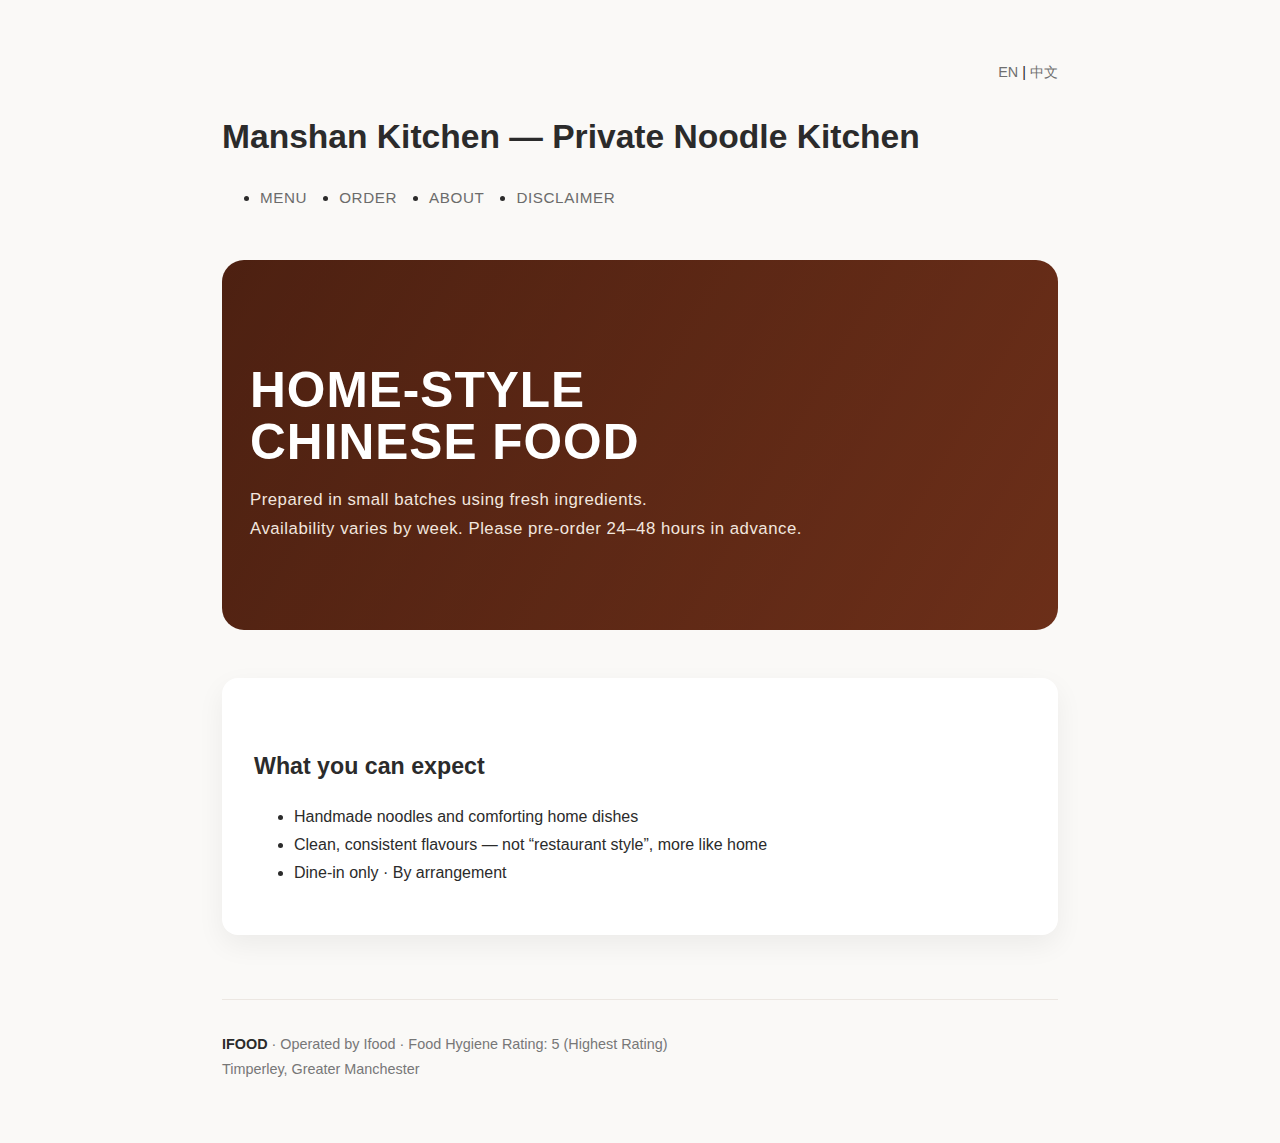
<file: index.html>
<!DOCTYPE html>
<html lang="en">
<head>
  <meta charset="UTF-8" />
  <meta name="viewport" content="width=device-width, initial-scale=1" />
  <title>Manshan Kitchen — Private Noodle Kitchen</title>
  
  <link rel="stylesheet" href="style.css" />

  <!-- Google Analytics (GA4) : replace G-XXXXXXXXXX -->
  <script async src="https://www.googletagmanager.com/gtag/js?id=G-XXXXXXXXXX"></script>
  <script>
    window.dataLayer = window.dataLayer || [];
    function gtag(){dataLayer.push(arguments);}
    gtag('js', new Date());
    gtag('config', 'G-RN10646P1R');
  </script>

</head>
<body>

  <div class="lang-switch">
    <a href="index.html">EN</a> | <a href="index-zh.html">中文</a>
  </div>

  <header>
    <h1>Manshan Kitchen — Private Noodle Kitchen</h1>  

    <ul class="nav">
      <li><a href="menu.html">Menu</a></li>
      <li><a href="order.html">Order</a></li>
      <li><a href="about.html">About</a></li>
      <li><a href="disclaimer.html">Disclaimer</a></li>
    </ul>
  </header>

  <section class="hero">
  <div class="hero-content">
    <h1>HOME-STYLE<br>CHINESE FOOD</h1>
    <p>
      Prepared in small batches using fresh ingredients.<br />
      Availability varies by week. Please pre-order 24–48 hours in advance.
    </p>   
  </div>
  </section>  

  <section class="card">
    <h2>What you can expect</h2>
    <ul>
      <li>Handmade noodles and comforting home dishes</li>
      <li>Clean, consistent flavours — not “restaurant style”, more like home</li>
      <li>Dine-in only · By arrangement</li>
    </ul>
  </section>

  <footer class="footer">
    <p>
      <strong>IFOOD</strong> · Operated by Ifood · Food Hygiene Rating: 5 (Highest Rating)<br />
      Timperley, Greater Manchester
    </p>    
  </footer>

</body>
</html>
</file>
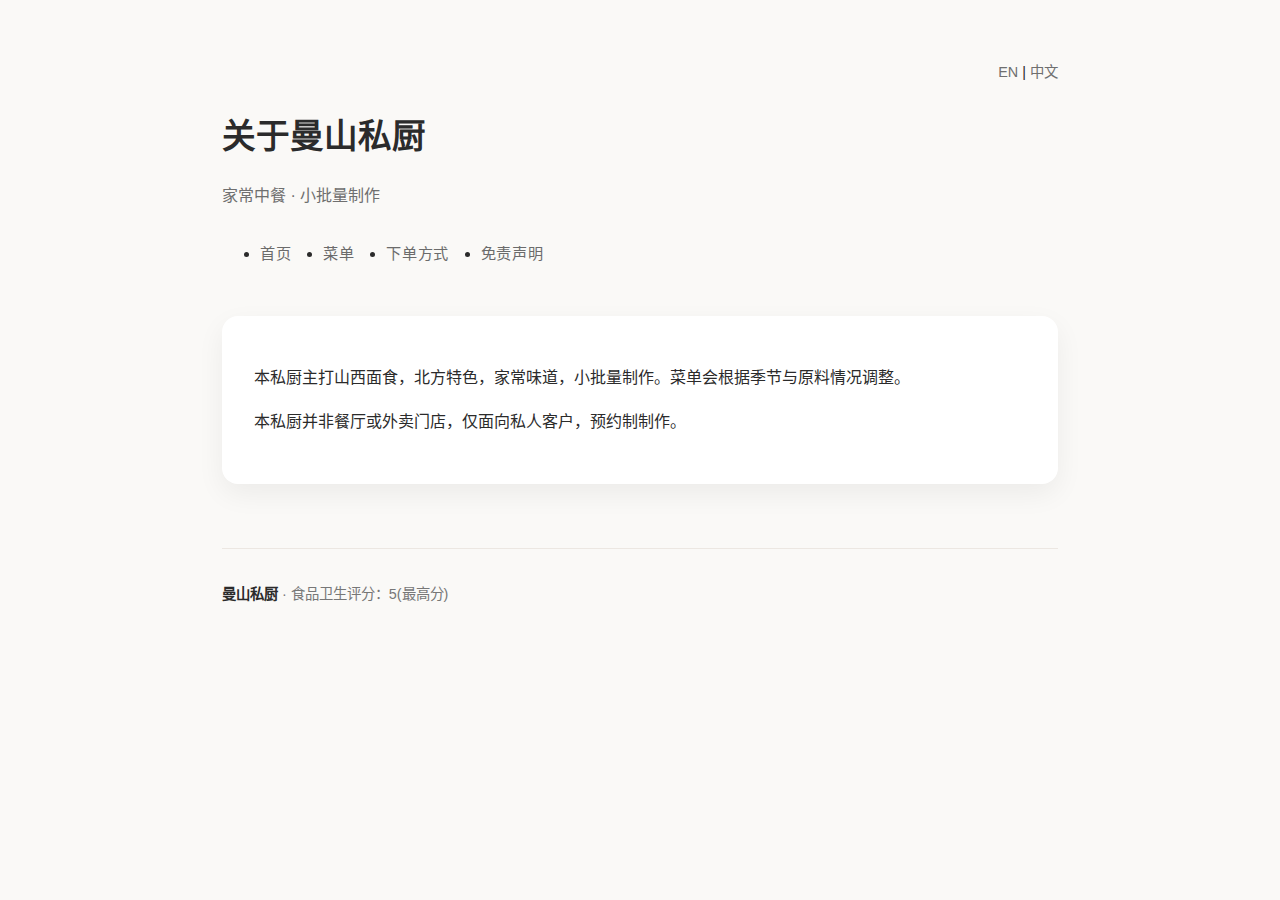
<file: about-zh.html>
<!DOCTYPE html>
<html lang="zh-CN">
<head>
  <meta charset="UTF-8" />
  <meta name="viewport" content="width=device-width, initial-scale=1" />
  <title>关于 | 曼山私厨</title>
  <meta name="description" content="私厨介绍。" />
  <link rel="stylesheet" href="style.css" />

  <!-- GA4 -->
  <script async src="https://www.googletagmanager.com/gtag/js?id=G-XXXXXXXXXX"></script>
  <script>
    window.dataLayer = window.dataLayer || [];
    function gtag(){dataLayer.push(arguments);}
    gtag('js', new Date());
    gtag('config', 'G-RN10646P1R');
  </script>
</head>
<body>

  <div class="lang-switch">
    <a href="about.html">EN</a> | <a href="about-zh.html">中文</a>
  </div>

  <header>
    <h1>关于曼山私厨</h1>
    <p class="tagline">家常中餐 · 小批量制作</p>
    <ul class="nav">
      <li><a href="index-zh.html">首页</a></li>
      <li><a href="menu-zh.html">菜单</a></li>
      <li><a href="order-zh.html">下单方式</a></li>
      <li><a href="disclaimer.html">免责声明</a></li>
    </ul>
  </header>

  <section class="card">
    <p>
      本私厨主打山西面食，北方特色，家常味道，小批量制作。菜单会根据季节与原料情况调整。
    </p>
    <p>
      本私厨并非餐厅或外卖门店，仅面向私人客户，预约制制作。
    </p>
  </section>

  <footer class="footer">
   <p><strong> 曼山私厨 </strong> · 食品卫生评分：5(最高分)</p>
  </footer>

</body>
</html>
</file>
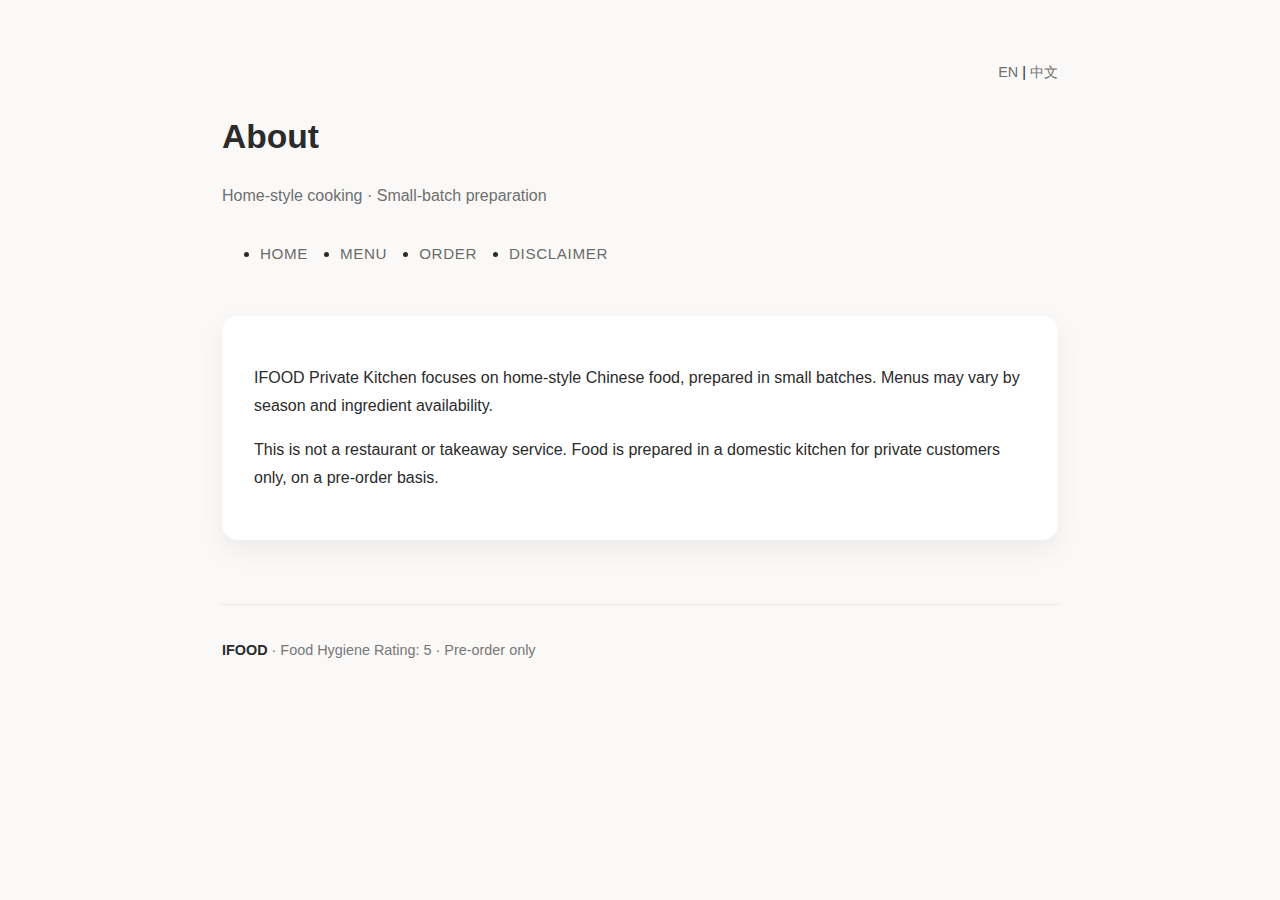
<file: about.html>
<!DOCTYPE html>
<html lang="en">
<head>
  <meta charset="UTF-8" />
  <meta name="viewport" content="width=device-width, initial-scale=1" />
  <title>About | IFOOD Private Kitchen</title>
  <meta name="description" content="About IFOOD Private Kitchen." />
  <link rel="stylesheet" href="style.css" />

  <!-- GA4 -->
  <script async src="https://www.googletagmanager.com/gtag/js?id=G-XXXXXXXXXX"></script>
  <script>
    window.dataLayer = window.dataLayer || [];
    function gtag(){dataLayer.push(arguments);}
    gtag('js', new Date());
    gtag('config', 'G-XXXXXXXXXX');
  </script>
</head>
<body>

  <div class="lang-switch">
    <a href="about.html">EN</a> | <a href="about-zh.html">中文</a>
  </div>

  <header>
    <h1>About</h1>
    <p class="tagline">Home-style cooking · Small-batch preparation</p>
    <ul class="nav">
      <li><a href="index.html">Home</a></li>
      <li><a href="menu.html">Menu</a></li>
      <li><a href="order.html">Order</a></li>
      <li><a href="disclaimer.html">Disclaimer</a></li>
    </ul>
  </header>

  <section class="card">
    <p>
      IFOOD Private Kitchen focuses on home-style Chinese food, prepared in small batches.
      Menus may vary by season and ingredient availability.
    </p>
    <p>
      This is not a restaurant or takeaway service. Food is prepared in a domestic kitchen for private customers only,
      on a pre-order basis.
    </p>
  </section>

  <footer class="footer">
    <p><strong>IFOOD</strong> · Food Hygiene Rating: 5 · Pre-order only</p>
  </footer>

</body>
</html>
</file>
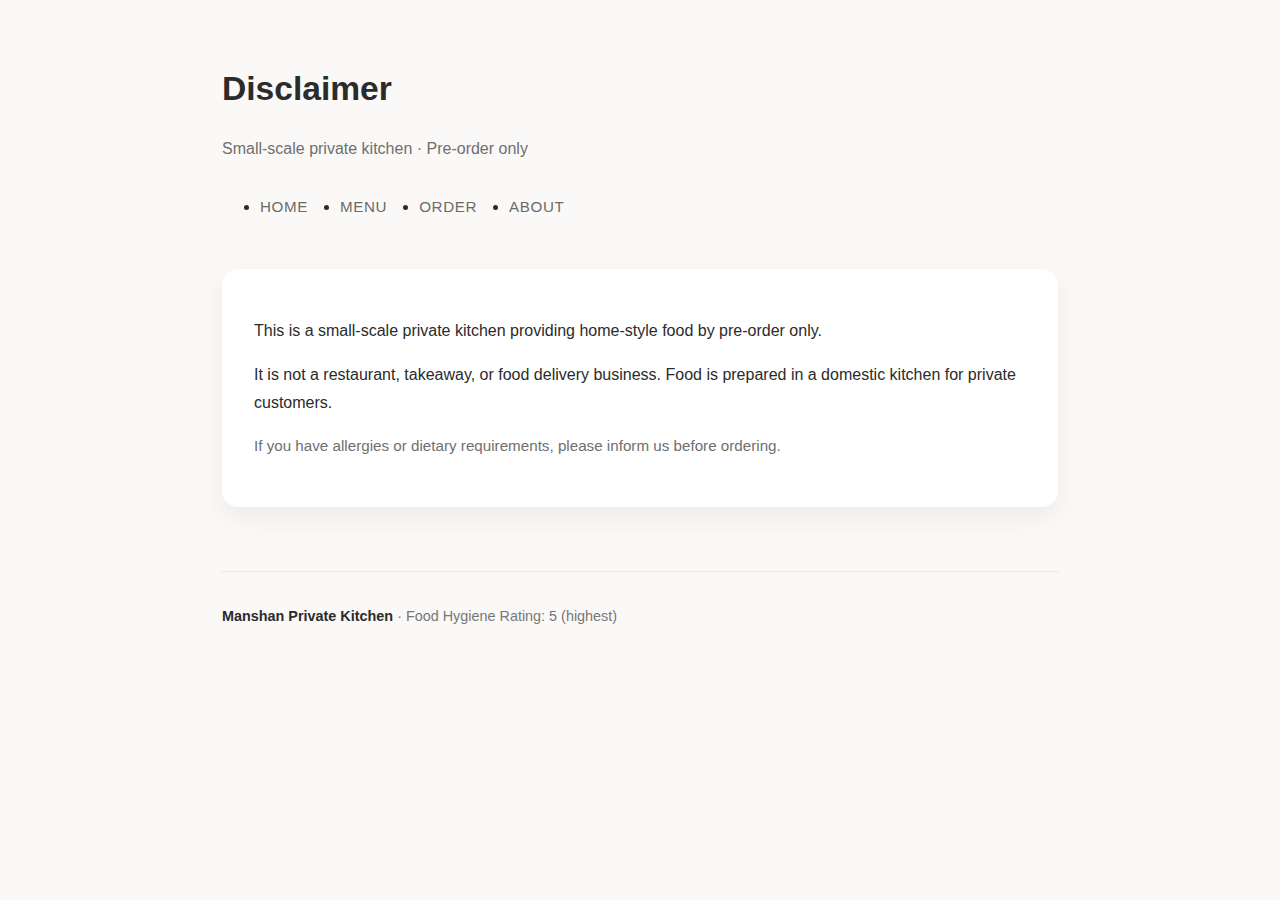
<file: disclaimer.html>
<!DOCTYPE html>
<html lang="en">
<head>
  <meta charset="UTF-8" />
  <meta name="viewport" content="width=device-width, initial-scale=1" />
  <title>Disclaimer | Manshan Private Kitchen</title>
  <meta name="description" content="Disclaimer for Manshan Private Kitchen." />
  <link rel="stylesheet" href="style.css" />

  <!-- GA4 -->
  <script async src="https://www.googletagmanager.com/gtag/js?id=G-XXXXXXXXXX"></script>
  <script>
    window.dataLayer = window.dataLayer || [];
    function gtag(){dataLayer.push(arguments);}
    gtag('js', new Date());
    gtag('config', 'G-RN10646P1R');
  </script>
</head>
<body>

  <header>
    <h1>Disclaimer</h1>
    <p class="tagline">Small-scale private kitchen · Pre-order only</p>
    <ul class="nav">
      <li><a href="index.html">Home</a></li>
      <li><a href="menu.html">Menu</a></li>
      <li><a href="order.html">Order</a></li>
      <li><a href="about.html">About</a></li>
    </ul>
  </header>

  <section class="card">
    <p>
      This is a small-scale private kitchen providing home-style food by pre-order only.
    </p>
    <p>
      It is not a restaurant, takeaway, or food delivery business. Food is prepared in a domestic kitchen for private customers.
    </p>
    <p class="note">
      If you have allergies or dietary requirements, please inform us before ordering.
    </p>
  </section>

  <footer class="footer">
    <p><strong>Manshan Private Kitchen</strong> · Food Hygiene Rating: 5 (highest)</p>
  </footer>

</body>
</html>
</file>
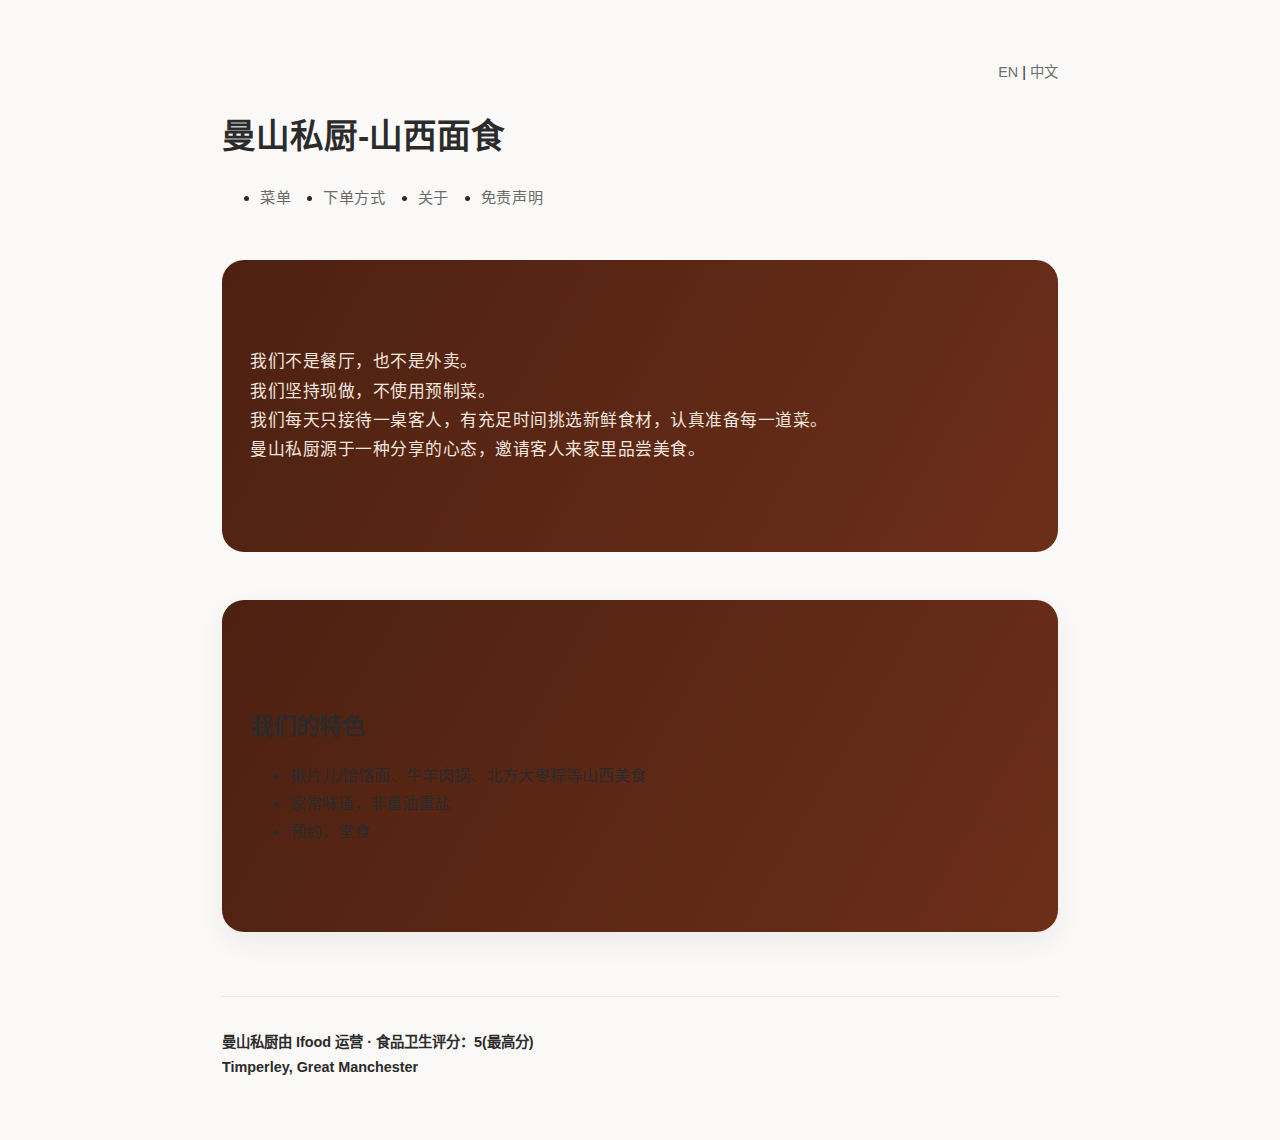
<file: index-zh.html>
<!DOCTYPE html>
<html lang="zh-CN">
<head>
  <meta charset="UTF-8" />
  <meta name="viewport" content="width=device-width, initial-scale=1" />
  <title>曼山私厨-山西面食</title>
  <meta name="description" content="山西家常风味，仅接受提前预约。" />
  <link rel="stylesheet" href="style.css" />

  <!-- Google Analytics (GA4) : replace G-XXXXXXXXXX -->
  <script async src="https://www.googletagmanager.com/gtag/js?id=G-XXXXXXXXXX"></script>
  <script>
    window.dataLayer = window.dataLayer || [];
    function gtag(){dataLayer.push(arguments);}
    gtag('js', new Date());
    gtag('config', 'G-RN10646P1R');
  </script>
</head>
<body>

  <div class="lang-switch">
    <a href="index.html">EN</a> | <a href="index-zh.html">中文</a>
  </div>

  <header>
    <h1>曼山私厨-山西面食</h1>  

    <ul class="nav">
      <li><a href="menu-zh.html">菜单</a></li>
      <li><a href="order-zh.html">下单方式</a></li>
      <li><a href="about-zh.html">关于</a></li>
      <li><a href="disclaimer.html">免责声明</a></li>
    </ul>
  </header>

  <section class="hero hero-primary">
    <p>       
      我们不是餐厅，也不是外卖。</br>
      我们坚持现做，不使用预制菜。</br>
      我们每天只接待一桌客人，有充足时间挑选新鲜食材，认真准备每一道菜。</br>     
      曼山私厨源于一种分享的心态，邀请客人来家里品尝美食。
    </p>    
  </section>
  
  <section class="card hero">
    <h2>我们的特色</h2>
    <ul>
      <li>揪片儿/饸饹面、牛羊肉锅、北方大枣粽等山西美食</li>
      <li>家常味道，非重油重盐</li>
      <li>预约，堂食</li>      
    </ul>
  </section>

  <footer class="footer">
    <p>
      <strong>曼山私厨由 Ifood 运营 · 食品卫生评分：5(最高分)<br />
      Timperley, Great Manchester
    </p>   
  </footer>

</body>
</html>
</file>
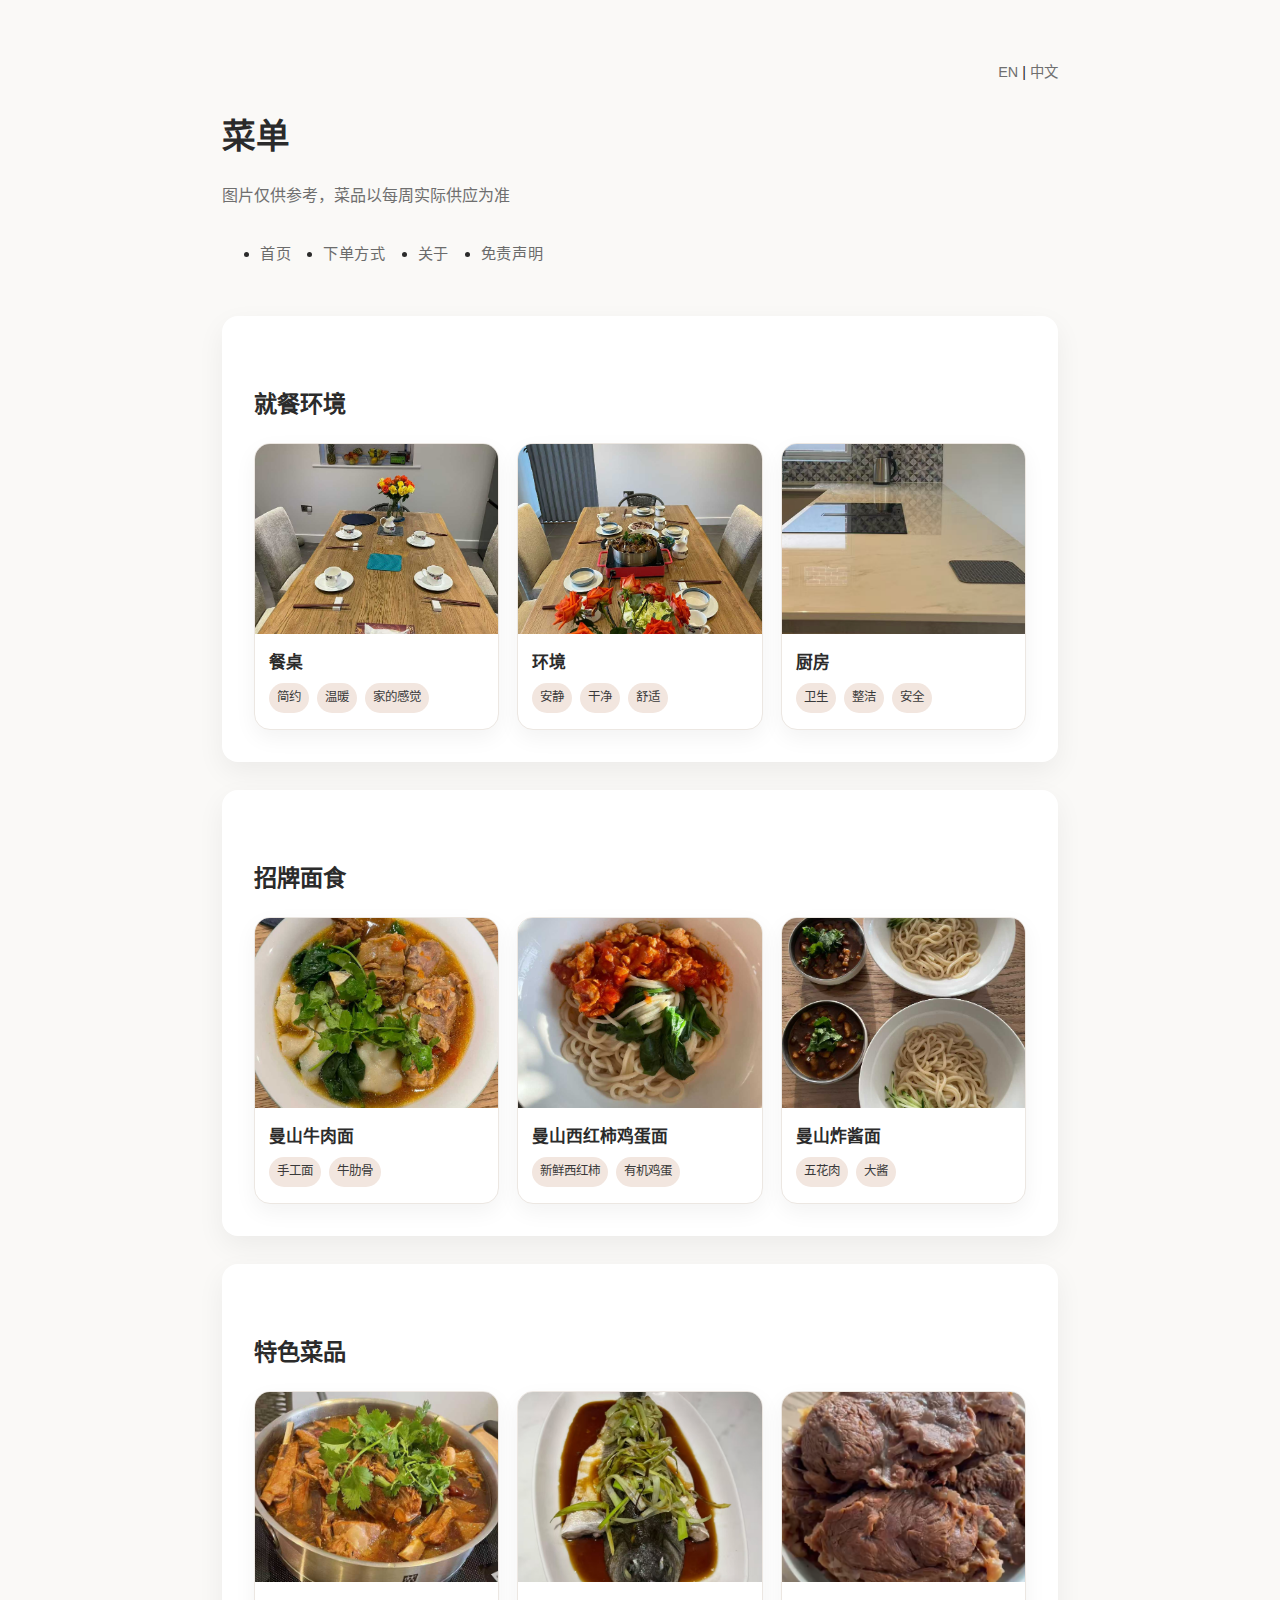
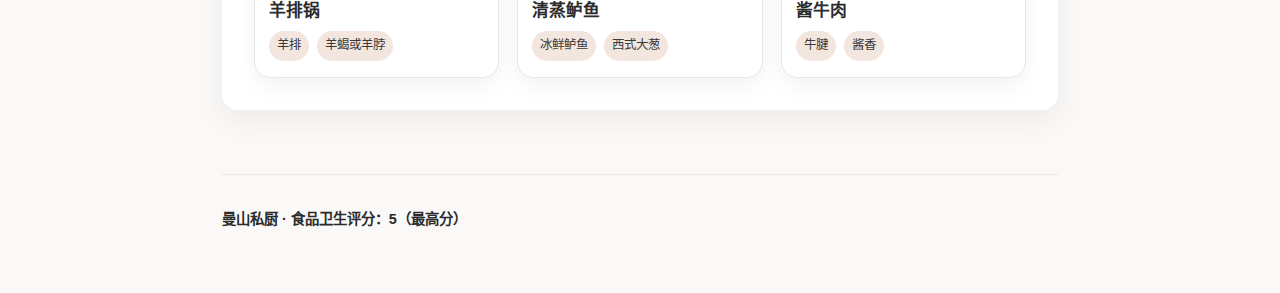
<file: menu-zh.html>
<!DOCTYPE html>
<html lang="zh-CN">
<head>
  <meta charset="UTF-8" />
  <meta name="viewport" content="width=device-width, initial-scale=1" />
  <title>菜单 | 曼山私厨</title>
  <meta name="description" content="曼山私厨菜单示例（图片仅供参考，菜品以每周实际供应为准）。" />
  <link rel="stylesheet" href="style.css" />

  <!-- GA4 -->
  <script async src="https://www.googletagmanager.com/gtag/js?id=G-XXXXXXXXXX"></script>
  <script>
    window.dataLayer = window.dataLayer || [];
    function gtag(){dataLayer.push(arguments);}
    gtag('js', new Date());
    gtag('config', 'G-RN10646P1R');
  </script>
</head>
<body>

  <div class="lang-switch">
    <a href="menu.html">EN</a> | <a href="menu-zh.html">中文</a>
  </div>

  <header>
  <h1>菜单</h1>
    <p class="tagline">图片仅供参考，菜品以每周实际供应为准</p>
      <ul class="nav">
      <li><a href="index-zh.html">首页</a></li>
      <li><a href="order-zh.html">下单方式</a></li>
      <li><a href="about-zh.html">关于</a></li>
      <li><a href="disclaimer.html">免责声明</a></li>
    </ul>
  </header>

  <section class="menu-hero">

</section>

<section class="card">
  <h2>就餐环境</h2> 

  <div class="menu-grid">

    <article class="menu-card">
      <img src="assets/images/diningarea1.png" alt="餐桌">
      <div class="menu-card-body">
        <h3 class="menu-card-title">餐桌</h3>       
        <div class="menu-card-tags">
          <span class="tag">简约</span>
          <span class="tag">温暖</span>          
          <span class="tag">家的感觉</span>
        </div>
        
      </div>
    </article>
    
    <article class="menu-card">
      <img src="assets/images/diningarea0.png" alt="环境">
      <div class="menu-card-body">
        <h3 class="menu-card-title">环境</h3>
        <div class="menu-card-tags">
          <span class="tag">安静</span>
          <span class="tag">干净</span>          
          <span class="tag">舒适</span>
        </div>
       
      </div>
    </article>

    <article class="menu-card">
      <img src="assets/images/kitchenarea.png" alt="厨房">
      <div class="menu-card-body">
        <h3 class="menu-card-title">厨房</h3>        
        <div class="menu-card-tags">
          <span class="tag">卫生</span>
          <span class="tag">整洁</span>          
          <span class="tag">安全</span>
        </div>
        
      </div>
    </article>   

  </div>
</section>    

<section class="card">
  <h2>招牌面食</h2>

  <div class="menu-grid">

    <article class="menu-card">
      <img src="assets/images/beefnoodle0.png" alt="曼山牛肉面">
      <div class="menu-card-body">
        <h3 class="menu-card-title">曼山牛肉面</h3>        
        <div class="menu-card-tags">
          <span class="tag">手工面</span>
          <span class="tag">牛肋骨</span>          
        </div>
      </div>
    </article>

   <article class="menu-card">
      <img src="assets/images/tomatoeggnoodle0.png" alt="曼山西红柿鸡蛋面">
      <div class="menu-card-body">
        <h3 class="menu-card-title">曼山西红柿鸡蛋面</h3>       
        <div class="menu-card-tags">         
          <span class="tag">新鲜西红柿</span>
          <span class="tag">有机鸡蛋</span>
        </div>
      </div>
    </article>

    <article class="menu-card">
      <img src="assets/images/zhajiangnoodel1.png" alt="曼山炸酱面">
      <div class="menu-card-body">
        <h3 class="menu-card-title">曼山炸酱面</h3>        
        <div class="menu-card-tags">
          <span class="tag">五花肉</span>
          <span class="tag">大酱</span>         
        </div>
      </div>
    </article>

  </div>
</section>

<section class="card"/>
  <h2>特色菜品</h2>

  <div class="menu-grid">

    <article class="menu-card">
      <img src="assets/images/lambhotpot.png" alt="羊排锅">
      <div class="menu-card-body">
        <h3 class="menu-card-title">羊排锅</h3>       
        <div class="menu-card-tags">
          <span class="tag">羊排</span>
          <span class="tag">羊蝎或羊脖</span>          
        </div>
      </div>
    </article>
    
   <article class="menu-card">
      <img src="assets/images/fish.png" alt="清蒸鲈鱼">
      <div class="menu-card-body">
        <h3 class="menu-card-title">清蒸鲈鱼</h3>       
        <div class="menu-card-tags">
          <span class="tag">冰鲜鲈鱼</span> 
          <span class="tag">西式大葱</span>         
        </div>
      </div>
    </article>
    
    <article class="menu-card">
      <img src="assets/images/beefshin.png" alt="酱牛肉">
      <div class="menu-card-body">
        <h3 class="menu-card-title">酱牛肉</h3>       
        <div class="menu-card-tags">
          <span class="tag">牛腱</span>
          <span class="tag">酱香</span>         
        </div>
      </div>
    </article>
  </div>
  
</section>

  <footer class="footer">
    <p><strong>曼山私厨 · 食品卫生评分：5（最高分）</p>
  </footer>

</body>
</html>
</file>
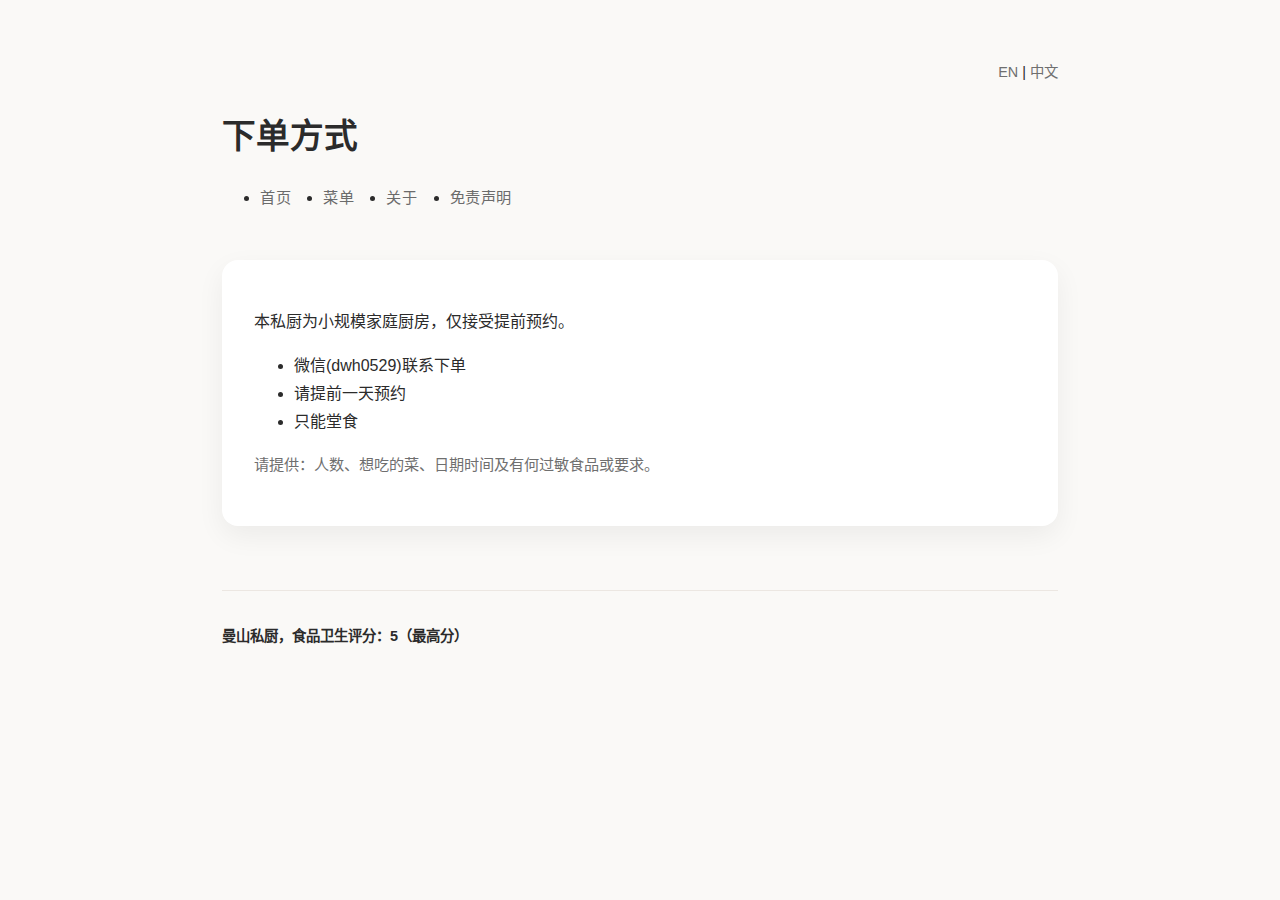
<file: order-zh.html>
<!DOCTYPE html>
<html lang="zh-CN">
<head>
  <meta charset="UTF-8" />
  <meta name="viewport" content="width=device-width, initial-scale=1" />
  <title>下单方式 | 曼山私厨</title>
  <meta name="description" content="IFOOD 私厨下单方式（预约制）。" />
  <link rel="stylesheet" href="style.css" />

  <!-- GA4 -->
  <script async src="https://www.googletagmanager.com/gtag/js?id=G-XXXXXXXXXX"></script>
  <script>
    window.dataLayer = window.dataLayer || [];
    function gtag(){dataLayer.push(arguments);}
    gtag('js', new Date());
    gtag('config', 'G-RN10646P1R');
  </script>
</head>
<body>

  <div class="lang-switch">
    <a href="order.html">EN</a> | <a href="order-zh.html">中文</a>
  </div>

  <header>
    <h1>下单方式</h1>    
    <ul class="nav">
      <li><a href="index-zh.html">首页</a></li>
      <li><a href="menu-zh.html">菜单</a></li>
      <li><a href="about-zh.html">关于</a></li>
      <li><a href="disclaimer.html">免责声明</a></li>
    </ul>
  </header>

  <section class="card">
    <p>本私厨为小规模家庭厨房，仅接受提前预约。</p>
    <ul>
      <li>微信(dwh0529)联系下单</li>
      <li>请提前一天预约</li>
      <li>只能堂食</li>
      
    </ul>
    <p class="note">请提供：人数、想吃的菜、日期时间及有何过敏食品或要求。</p>
  </section>

  <footer class="footer">
    <p><strong>曼山私厨<strong>，食品卫生评分：5（最高分）</p>
  </footer>

</body>
</html>
</file>
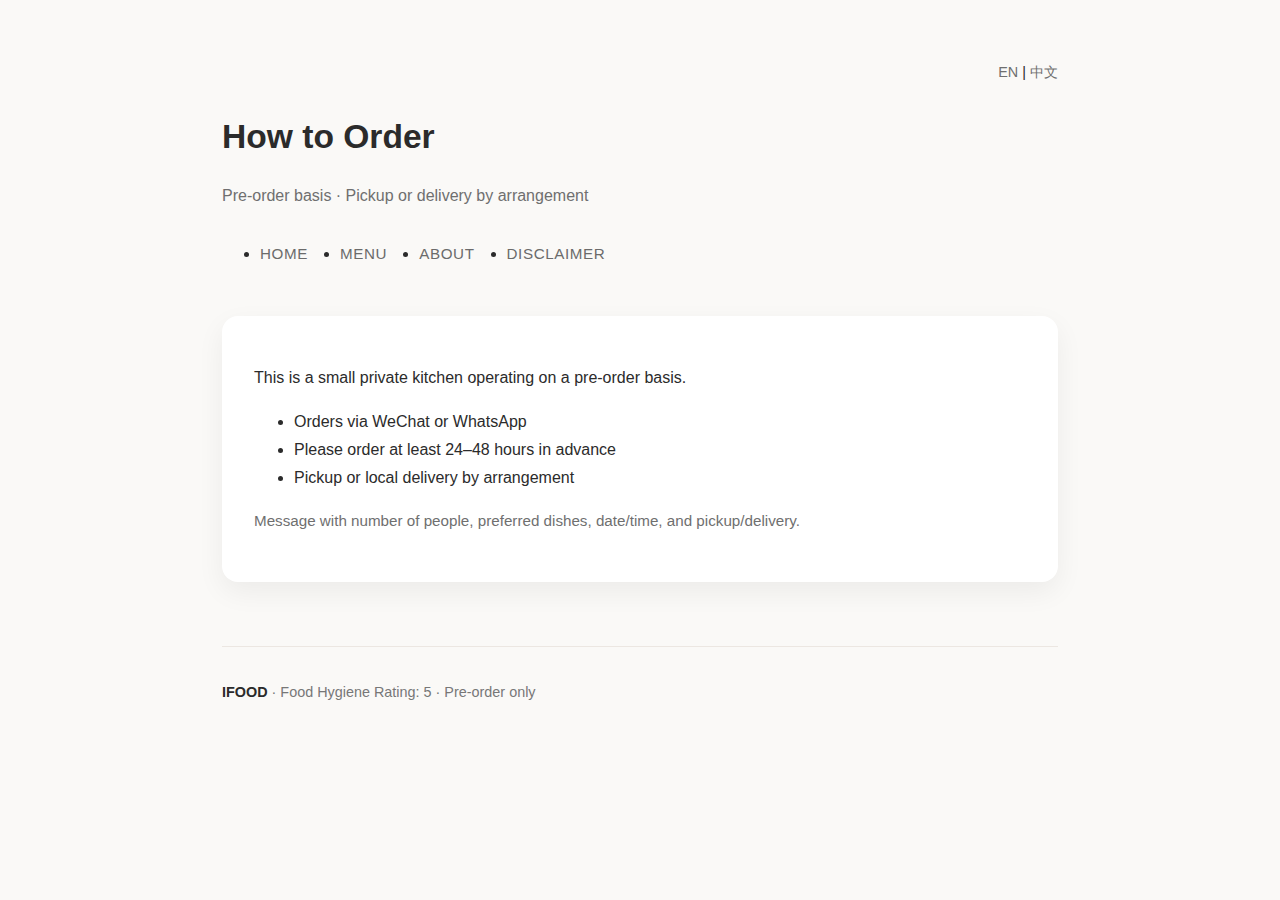
<file: order.html>
<!DOCTYPE html>
<html lang="en">
<head>
  <meta charset="UTF-8" />
  <meta name="viewport" content="width=device-width, initial-scale=1" />
  <title>Order | IFOOD Private Kitchen</title>
  <meta name="description" content="How to order from IFOOD Private Kitchen (pre-order only)." />
  <link rel="stylesheet" href="style.css" />

  <!-- GA4 -->
  <script async src="https://www.googletagmanager.com/gtag/js?id=G-XXXXXXXXXX"></script>
  <script>
    window.dataLayer = window.dataLayer || [];
    function gtag(){dataLayer.push(arguments);}
    gtag('js', new Date());
    gtag('config', 'G-RN10646P1R');
  </script>
</head>
<body>

  <div class="lang-switch">
    <a href="order.html">EN</a> | <a href="order-zh.html">中文</a>
  </div>

  <header>
    <h1>How to Order</h1>
    <p class="tagline">Pre-order basis · Pickup or delivery by arrangement</p>
    <ul class="nav">
      <li><a href="index.html">Home</a></li>
      <li><a href="menu.html">Menu</a></li>
      <li><a href="about.html">About</a></li>
      <li><a href="disclaimer.html">Disclaimer</a></li>
    </ul>
  </header>

  <section class="card">
    <p>This is a small private kitchen operating on a pre-order basis.</p>
    <ul>
      <li>Orders via WeChat or WhatsApp</li>
      <li>Please order at least 24–48 hours in advance</li>
      <li>Pickup or local delivery by arrangement</li>
    </ul>
    <p class="note">Message with number of people, preferred dishes, date/time, and pickup/delivery.</p>
  </section>

  <footer class="footer">
    <p><strong>IFOOD</strong> · Food Hygiene Rating: 5 · Pre-order only</p>
  </footer>

</body>
</html>
</file>
<file: style.css>
:root {
  --bg: #faf9f7;
  --card: #ffffff;
  --text: #2b2b2b;
  --muted: #6f6f6f;
  --accent: #c4552d;      /* 温和的陶土色，食欲友好 */
  --accent-soft: #f2e6df;
  --border: #ece7e2;
}

* {
  box-sizing: border-box;
}

body {
  font-family: -apple-system, BlinkMacSystemFont, "Segoe UI",
               Roboto, "Helvetica Neue", Arial, sans-serif;
  background: var(--bg);
  color: var(--text);
  max-width: 880px;
  margin: 60px auto;
  padding: 0 22px;
  line-height: 1.75;
}

/* ---------- Header ---------- */

header {
  margin-bottom: 36px;
}

h1 {
  font-size: 2.1rem;
  font-weight: 650;
  margin-bottom: 6px;
}

h2 {
  font-size: 1.45rem;
  font-weight: 600;
  margin-top: 36px;
  margin-bottom: 14px;
}

.tagline {
  color: var(--muted);
  margin-bottom: 18px;
}

/* ---------- Language switch ---------- */

.lang-switch {
  text-align: right;
  font-size: 0.9rem;
  margin-bottom: 14px;
}

.lang-switch a {
  color: var(--muted);
  text-decoration: none;
}

.lang-switch a:hover {
  text-decoration: underline;
}

/* ---------- Cards ---------- */

.card { 
  box-sizing: border-box;
  width: 100%;
  max-width: var(--content-width);
  margin-left: auto;
  margin-right: auto;
  margin-bottom: 28px;
  padding: 32px;
  background: #fff;
  border-radius: 16px;
  box-shadow: 0 10px 28px rgba(0,0,0,0.06);
  
}

/* ---------- Menu Hero ---------- */


.menu-hero {
  margin-bottom: 36px;
}

.menu-hero h1 {
  font-size: 2.6rem;
  font-weight: 750;
  letter-spacing: 1.5px;
  margin-bottom: 6px;
}

.menu-hero p {
  color: var(--muted);
  letter-spacing: 0.8px;
}


/* ---------- Menu list ---------- */

.menu-list {
  list-style: none;
  padding: 0;
  margin: 0;
}

.menu-item {
  padding: 18px 0;
  border-bottom: 1px solid var(--border);
}

.menu-item-title {
  font-size: 1.15rem;
  font-weight: 650;
  letter-spacing: 0.3px;
}

.menu-item-desc {
  color: var(--muted);
  font-size: 0.95rem;
  margin-top: 6px;
  max-width: 620px;
}


/* ---------- Notes ---------- */

.note {
  color: var(--muted);
  font-size: 0.95rem;
  margin-top: 10px;
}

/* ---------- Footer ---------- */

.footer {
  margin-top: 64px;
  padding-top: 18px;
  border-top: 1px solid var(--border);
  color: #777;
  font-size: 0.9rem;
}

.footer strong {
  color: var(--text);
  font-weight: 600;
}

/* ---------- Accent highlight ---------- */

.highlight {
  background: var(--accent-soft);
  padding: 4px 8px;
  border-radius: 6px;
}

/* ---------- Hero Section ---------- */

.hero {
  background: linear-gradient(
      rgba(0,0,0,0.45),
      rgba(0,0,0,0.45)
    ),
    linear-gradient(120deg, #8c3b1f, #c4552d);
  border-radius: 22px;
  padding: 70px 28px;
  margin-bottom: 48px;
}

.hero h1 {
  color: #fff;
  font-size: 3.1rem;
  font-weight: 750;
  line-height: 1.05;
  letter-spacing: 1px;
  margin-bottom: 14px;
}

.hero p {
  color: #f2e6df;
  font-size: 1.05rem;
  letter-spacing: 0.5px;
}

.card.hero,
.card.disclaimer,
.card.menu,
.card.about {
  max-width: var(--content-width);
}


/* ========== Mobile Responsive (Phones) ========== */
@media (max-width: 768px) {

  body {
    margin: 28px auto;
    padding: 0 16px;
  }

  /* Hero (Home page) */
  .hero {
    padding: 46px 20px;
    border-radius: 16px;
  }

  .hero h1 {
    font-size: 2.1rem;
    line-height: 1.15;
    letter-spacing: 0.5px;
  }

  .hero p {
    font-size: 0.95rem;
  }

  /* Menu Hero */
  .menu-hero h1 {
    font-size: 2.1rem;
    letter-spacing: 1px;
  }

  .menu-hero p {
    font-size: 0.9rem;
  }
}

/* ---------- Mobile Navigation Fix ---------- */
@media (max-width: 768px) {

  .nav {
    display: flex;
    flex-wrap: wrap;
    justify-content: center;
    gap: 12px 18px;          /* 行距 + 列距 */
    font-size: 0.78rem;
    letter-spacing: 0.6px;
    margin-top: 18px;
  }

  .nav li {
    flex: 0 0 auto;          /* 防止被压缩消失 */
  }

  .nav a {
    padding-bottom: 4px;
    border-bottom-width: 2px;
  }
}

  /* ========== Small Phones (≤ 480px) ========== */
@media (max-width: 480px) {

  .hero h1 {
    font-size: 1.85rem;
    letter-spacing: 0.3px;
  }

  .menu-hero h1 {
    font-size: 1.85rem;
  }

  h1 {
    font-size: 1.6rem;
  }

  h2 {
    font-size: 1.25rem;
  }

  .menu-item-title {
    font-size: 0.98rem;
  }

  .menu-item-desc {
    font-size: 0.88rem;
  }
}

/* ---------- Menu Gallery (with images) ---------- */
.menu-grid{
  display:grid;
  grid-template-columns: repeat(3, minmax(0, 1fr));
  gap:18px;
  margin-top:18px;
}

.menu-card{
  background: var(--card, #fff);
  border-radius: 16px;
  overflow: hidden;
  box-shadow: 0 8px 22px rgba(0,0,0,0.05);
  border: 1px solid var(--border, #eee);
}

.menu-card img{
  width:100%;
  height: 190px;
  object-fit: cover;
  display:block;
}

.menu-card-body{
  padding:14px 14px 16px 14px;
}

.menu-card-title{
  font-weight: 700;
  font-size: 1.05rem;
  margin: 0 0 6px 0;
}

.menu-card-desc{
  color: var(--muted, #666);
  font-size: 0.93rem;
  margin:0 0 10px 0;
  line-height: 1.6;
}

.menu-card-tags{
  display:flex;
  gap:8px;
  flex-wrap:wrap;
}

.tag{
  font-size: 0.78rem;
  padding: 4px 8px;
  border-radius: 999px;
  background: var(--accent-soft, #f2e6df);
  color: #3a3a3a;
}

/* Responsive */
@media (max-width: 768px){
  .menu-grid{ grid-template-columns: repeat(2, minmax(0, 1fr)); }
  .menu-card img{ height: 170px; }
}

@media (max-width: 480px){
  .menu-grid{ grid-template-columns: 1fr; }
  .menu-card img{ height: 200px; }
}

.disclaimer h1 {
  font-size: 1.6rem;
  margin-bottom: 1.2em;
}

.disclaimer h3 {
  font-size: 1rem;
  font-weight: 600; 
  margin-top: 1.8em;
  margin-bottom: 0.4em;
  color: #2f2f2f;
}

.disclaimer p {
  color: #555;
  line-height: 1.7;  
  margin-bottom: 1em;
  max-width: none;   /* ⭐关键：取消 ch 限制 */
}

@media (min-width: 1100px){
  .disclaimer p{ max-width: 78ch; }
}


/* ---------- Top Navigation ---------- */
.nav { 
  max-width: 760px;          /* 和正文统一 */
  margin: 0 auto 20px;
  display: flex;
  justify-content: flex-start;  /* ⭐关键 */
  gap: 32px;                    /* 菜单之间的间距 */
  padding: 12px 0;
}

.nav a {
  font-size: 0.95rem;
  font-weight: 500;
  letter-spacing: 0.04em;
  text-transform: uppercase;

  color: #6b6b6b;              /* 柔和灰 */
  text-decoration: none;
  padding-bottom: 6px;

  border-bottom: 1.5px solid transparent;
  transition: color 0.2s ease, border-color 0.2s ease;
}

/* Hover 状态 */
.nav a:hover {
  color: #2f2f2f;
  border-bottom-color: #d6c2b5; /* 暖色细线 */
}

/* 当前页面高亮 */
.nav a.active {
  color: #2f2f2f;
  border-bottom-color: #bfa38a;
}

@media (max-width: 480px) {
  .nav {
    gap: 18px;
    padding: 14px 0;
  }

  .nav a {
    font-size: 0.85rem;
    letter-spacing: 0.03em;
  }
}
</file>
